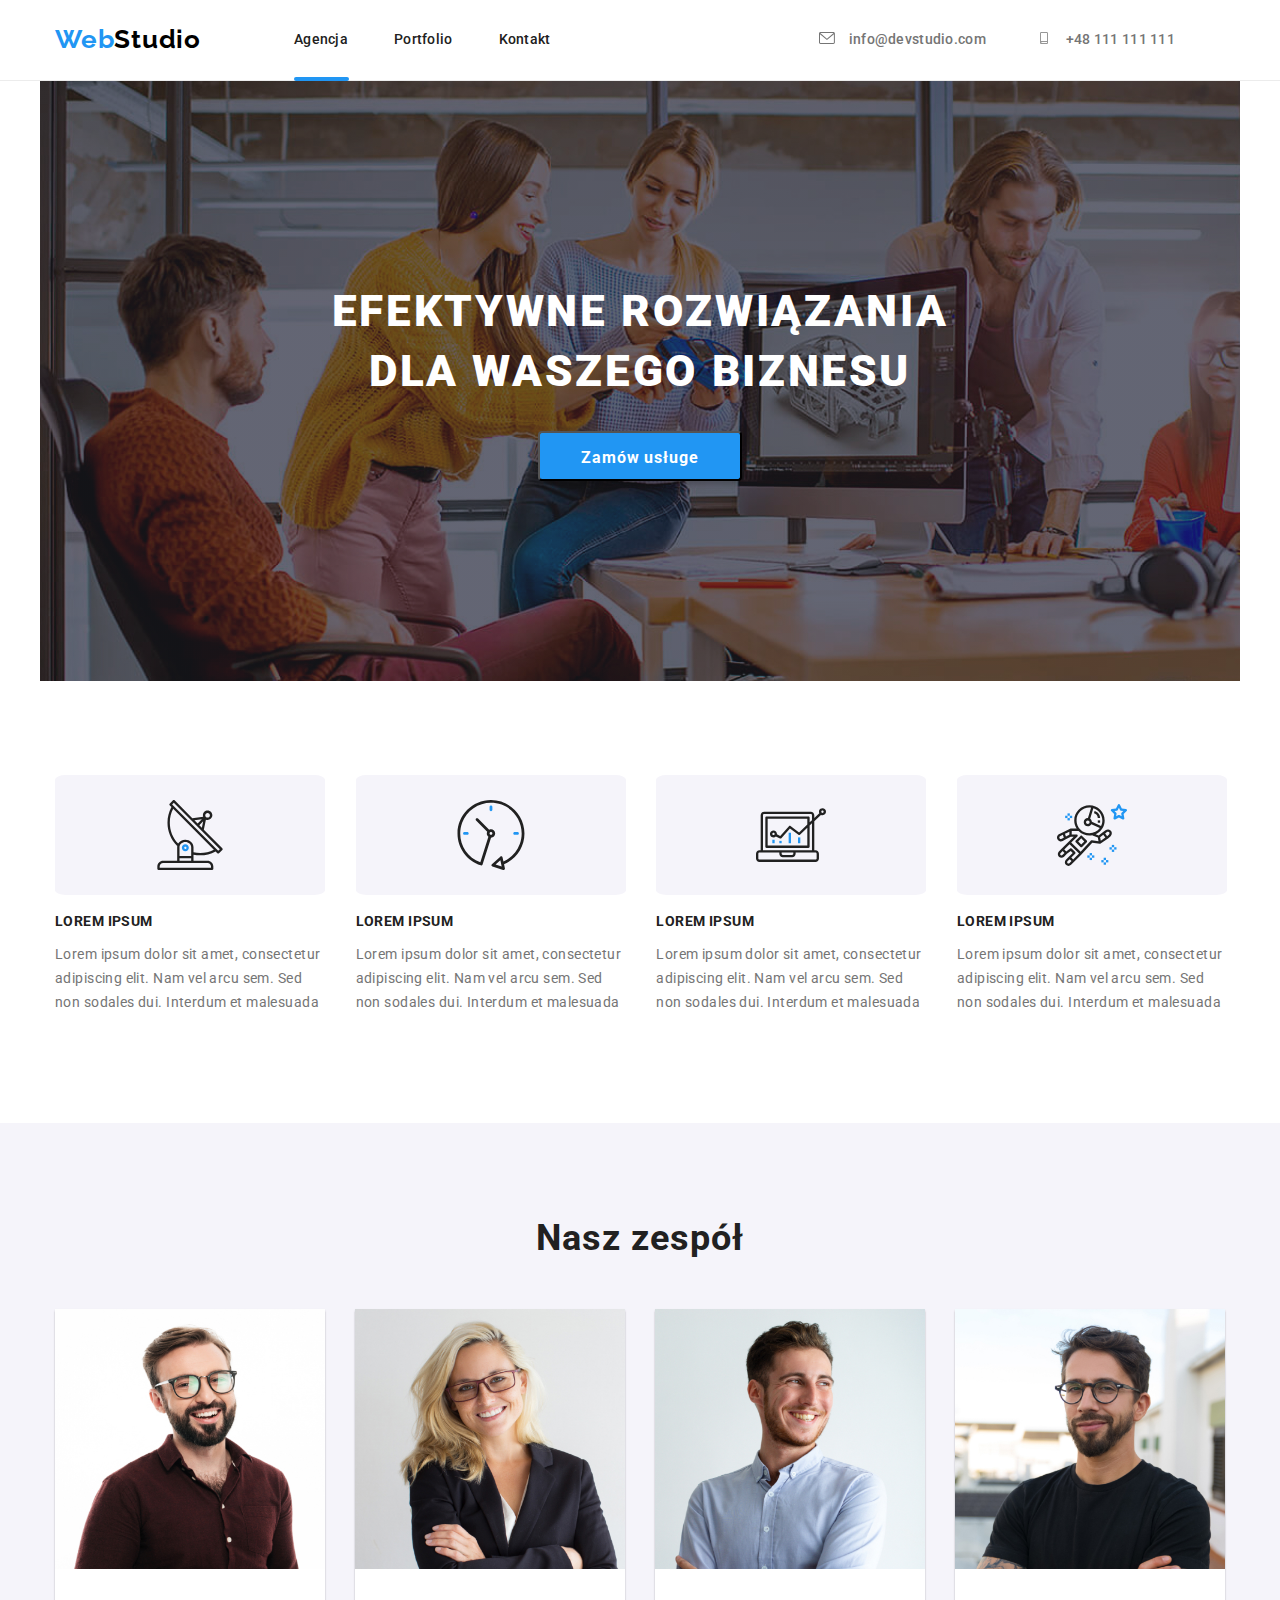
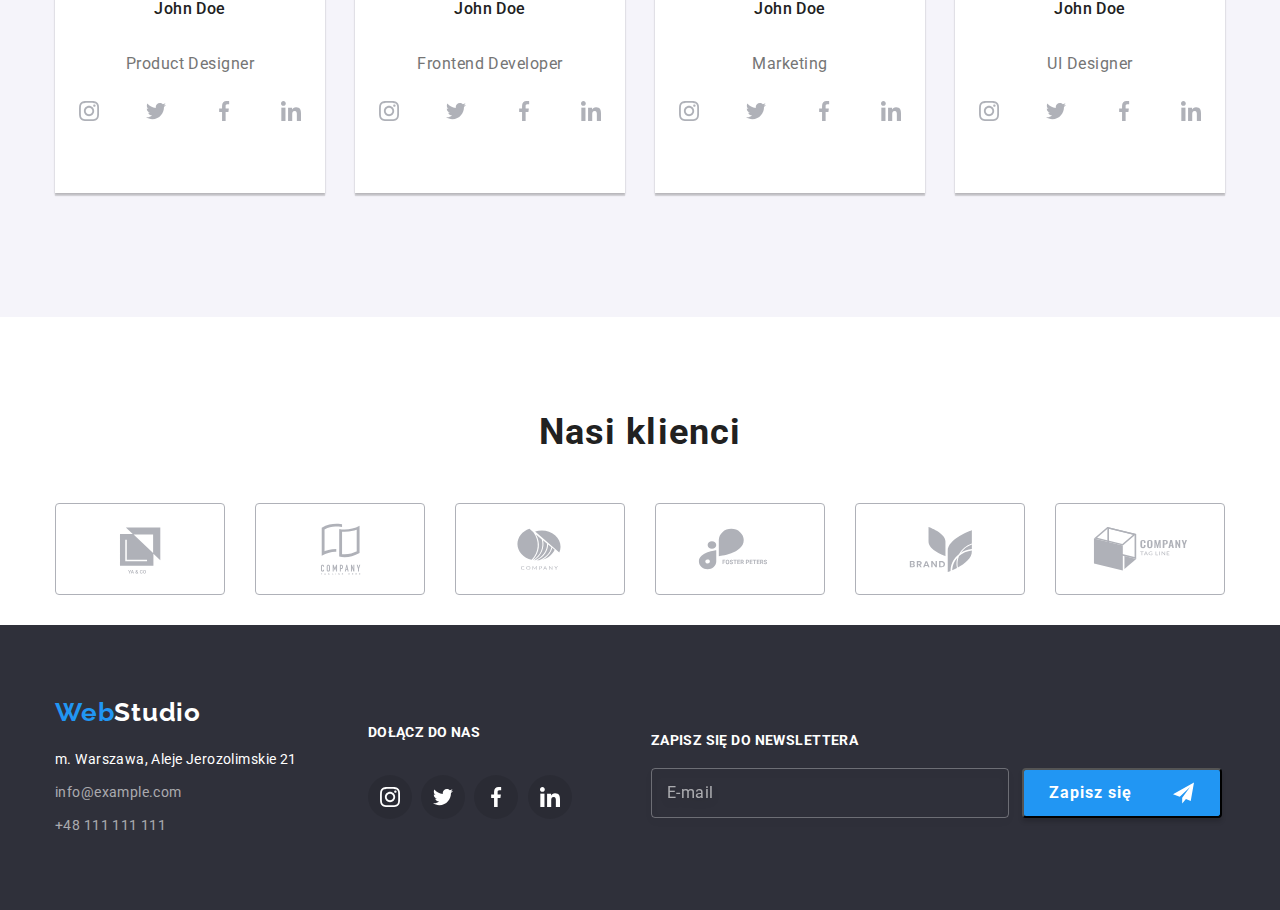
<file: index.html>
<!DOCTYPE html>
<html lang="pl">

<head>
    <meta charset="UTF-8">
    <meta http-equiv="X-UA-Compatible" content="IE=edge">
    <meta name="viewport" content="width=device-width, initial-scale=1.0">
    <link rel="stylesheet" href="https://cdnjs.cloudflare.com/ajax/libs/modern-normalize/1.0.0/modern-normalize.min.css" />
    <link rel="preconnect" href="https://fonts.gstatic.com">
    <link href="https://fonts.googleapis.com/css2?family=Raleway:wght@700&family=Roboto:wght@400;500;700;900&display=swap" rel="stylesheet">
    <link rel="stylesheet" href="./css/main.min.css">
    <link rel="stylesheet" href="https://cdnjs.cloudflare.com/ajax/libs/animate.css/4.1.1/animate.min.css" />
    <title>Studio</title>

</head>

<body>
    <header class="header">
        <div class="container">
            <a class="logo link" href="./index.html"><span class="logo-web">Web</span>Studio</a>
            <nav class="nav">
                <ul class="nav__list list">
                    <li class="nav__item"><a class="nav__link active-page link" href="./index.html">Agencja</a></li>
                    <li class="nav__item"><a class="nav__link link" href="./portfolio.html">Portfolio</a></li>
                    <li class="nav__item"><a class="nav__link link" href="#">Kontakt</a></li>
                </ul>
            </nav>
            <address class="address">
                <li class="link list icons">
                    <svg class="address-icons">
                        <use class="address-icon" href="./images/icons.svg#icon-envelope"></use>
                    </svg>
                    <a class="address-mail link" href="mailto:info@devstudio.com">info@devstudio.com</a>
                </li>
                <li class="link list icons">
                    <svg class="address-icons">
                        <use class="address-icon" href="./images/icons.svg#icon-smartphone"></use>
                    </svg>
                    <a class="address-phone link" href="tel:48111111111">+48 111 111 111</a>
                </li>
            </address>

        <button class="mobile-btn" type="button" data-mobile-menu-open>
          <svg class="icon-mobile-menu"
            width="24"
            height="16"
            viewBox="0 0 24 16"
           
            xmlns="http://www.w3.org/2000/svg"
          >
            <path
              fill-rule="evenodd"
              clip-rule="evenodd"
              d="M0 2.66667V0H24V2.66667H0ZM0 9.33333H24V6.66667H0V9.33333ZM0 16H24V13.3333H0V16Z"
           
            />
          </svg>
        </button></div>
        <div class="mobile-menu is-hidden" data-mobile-menu>
             <button type="button" class="close-btn" data-mobile-menu-close>
            <svg
              class="close-btn__icon"
              width="18"
              height="18"
              viewBox="0 0 11 11"
              xmlns="http://www.w3.org/2000/svg"
            >
              <path
                d="M11 1.10786L9.89214 0L5.5 4.39214L1.10786 0L0 1.10786L4.39214 5.5L0 9.89214L1.10786 11L5.5 6.60786L9.89214 11L11 9.89214L6.60786 5.5L11 1.10786Z"
              />
            </svg>
          </button>
            <ul class="menu-mobile list">
                <li class="menu-mobile__item">
                    <a class="menu-mobile__link menu-mobile__link--active" href="./index.html">Agencja</a>
                </li>
                <li class="menu-mobile__item">
                    <a class="menu-mobile__link link" href="./portfolio.html">Portfolio</a>
                </li>
                <li class="menu-mobile__item">
                    <a class="menu-mobile__link" href="#">Kontakt</a>
                </li>
            </ul>      
            <ul class="mobile-contacts list">
                <li class="mobile-contacts__item">
                    <a class="mobile-contacts__link mobile-contacts_link--current" href="tel:+48111111111">
                        +48 111 111 111</a>
                </li>
                <li class="mobile-contacts__item">
                    <a class="mobile-contacts__link" href="mailto:info@devstudio.com">
                        info@devstudio.com</a>
                </li>
            </ul>
            <ul class="mobile-social list">
                <li class="mobile-social__item">
                    <a href="" class="mobile-social__link">Instagram</a></li>
                <li class="mobile-social__item">
                    <a href="" class="mobile-social__link">Twitter</a></li>
                <li class="mobile-social__item">
                    <a href="" class="mobile-social__link">Facebook</a></li>
                <li class="mobile-social__item">
                    <a href="" class="mobile-social__link">LinkedIn</a></li>
            </ul>



        </div>
    </header> 

    <main>
        <!-- HEAD -->
        <section class="head">
            <div class="container">
                <h1 class="head__title">EFEKTYWNE ROZWIĄZANIA DLA WASZEGO BIZNESU</h1>
                <button class="head__order-btn" type="button" data-modal-open>Zamów usługe</button>
            </div>
        </section>

        <!-- NASZE ATUTY-->
     <section class="strengths"> 
            <div class="strengths__container container">
                <h2 class="strengths__title" hidden>nasze atuty</h2>
                <ul class="strengths-list list">
                    <li class="strengths-list__item">
                        <svg class="strengths-list__icon">
                            <use width="70px" href="./images/icons.svg#icon-antenna">
                            </use>
                        </svg>

                        <p class="strengths-list__undertitle">LOREM IPSUM</p>
                        <p class="strengths-list__description">Lorem ipsum dolor sit amet, consectetur adipiscing elit. Nam vel arcu sem. Sed non sodales dui. Interdum et malesuada</p>
                    </li>
                    <li class="strengths-list__item">
                        <svg class="strengths-list__icon">
                            <use width="70px" href="./images/icons.svg#icon-clock">
                            </use>
                        </svg>

                        <p class="strengths-list__undertitle">LOREM IPSUM</p>
                        <p class="strengths-list__description">Lorem ipsum dolor sit amet, consectetur adipiscing elit. Nam vel arcu sem. Sed non sodales dui. Interdum et malesuada</p>
                    </li>
                    <li class="strengths-list__item">
                        <svg class="strengths-list__icon">
                            <use width="70px" href="./images/icons.svg#icon-diagram">
                            </use>
                        </svg>

                        <p class="strengths-list__undertitle">LOREM IPSUM</p>
                        <p class="strengths-list__description">Lorem ipsum dolor sit amet, consectetur adipiscing elit. Nam vel arcu sem. Sed non sodales dui. Interdum et malesuada</p>
                    </li>
                    <li class="strengths-list__item">
                        <svg class="strengths-list__icon">
                            <use width="70px" href="./images/icons.svg#icon-astronaut">
                            </use>
                        </svg>

                        <p class="strengths-list__undertitle">LOREM IPSUM</p>
                        <p class="strengths-list__description">Lorem ipsum dolor sit amet, consectetur adipiscing elit. Nam vel arcu sem. Sed non sodales dui. Interdum et malesuada</p>
                    </li>
                </ul>
            </div>
        </section> 

        <!-- czym się zajmujemy-->
         <!-- <section class="whatwedo">
            <div class="container">
                <h2 class="undertitle">Czym się zajmujemy</h2>
                <ul class="whatwedo-list list">
                    <li class="whatwedo-list__item">
                        <div>
                            <img src="./images/what_we_do/whatwedo_img1.jpg" alt="programowanie na klawiaturze i tablecie" width="370" height="294">
                            <p class="whatwedo-list__description">
                                Aplikacje komputerowe</p>
                        </div>
                    </li>
                    <li class="whatwedo-list__item">
                        <div>
                            <img src="./images/what_we_do/whatwedo_img2.jpg" alt="laptop oraz telefon w rece" width="370" height="294">
                            <p class="whatwedo-list__description">Aplikacje mobilne</p>
                        </div>
                    </li>
                    <li class="whatwedo-list__item">
                        <div>
                            <img src="./images/what_we_do/whatwedo_img3.jpg" alt="tablet w rece" width="370" height="294">
                            <p class="whatwedo-list__description">Rozwiązania graficzne</p>
                        </div>
                    </li>
                </ul>
            </div>
        </section> --> 

        <!-- Nasz zespół-->
         <section class="team-section"> 
            <div class="container">
                <h2 class="undertitle">Nasz zespół</h2>
                <ul class="team-list list">
                    <div class="team">
                        <li class="team__item">
                            <img class="team__photo" src="./images/team/team_img1.jpg" srcset="./images/team/team_img1.jpg 1x, ./images/team/team_img1@2x.jpg 2x" alt="John Doe photo" width="810" height="780">
                            <h3 class="team__name">John Doe</h3>
                            <p class="team__profession"> Product Designer</p>
                            <ul class="social-lists list">
                                <li class="social-lists__item list">
                                    <a class="social-lists__link link" href="">
                                        <svg class="social-lists__icon">
                                            <use href="./images/icons.svg#icon-instagram"></use>
                                        </svg>
                                    </a>
                                </li>
                                <li class="social-lists__item list">
                                    <a class="social-lists__link link" href="">
                                        <svg class="social-lists__icon">
                                            <use href="./images/icons.svg#icon-twitter"></use>
                                        </svg>
                                    </a>
                                </li>
                                <li class="social-lists__item list">
                                    <a class="social-lists__link link" href="">
                                        <svg class="social-lists__icon">
                                            <use href="./images/icons.svg#icon-facebook"></use>
                                        </svg>
                                    </a>
                                </li>
                                <li class="social-lists__item list">
                                    <a class="social-lists__link link" href="">
                                        <svg class="social-lists__icon">
                                            <use href="./images/icons.svg#icon-linkedin"></use>
                                        </svg>
                                    </a>
                                </li>
                            </ul>
                        </li>
                    </div>
                    <div class="team">
                        <li class="team__item">
                            <img class="team__photo" src="./images/team/team_img2.jpg" srcset="./images/team/team_img2.jpg 1x, ./images/team/team_img2@2x.jpg 2x" alt="John Doe photo" width="810" height="780">
                            <h3 class="team__name">John Doe</h3>
                            <p class="team__profession"> Frontend Developer</p>
                            <ul class="social-lists list">
                                <li class="social-lists__item list">
                                    <a class="social-lists__link link" href="">
                                        <svg class="social-lists__icon">
                                            <use href="./images/icons.svg#icon-instagram"></use>
                                        </svg>
                                    </a>
                                </li>
                                <li class="social-lists__item list">
                                    <a class="social-lists__link link" href="">
                                        <svg class="social-lists__icon">
                                            <use href="./images/icons.svg#icon-twitter"></use>
                                        </svg>
                                    </a>
                                </li>
                                <li class="social-lists__item list">
                                    <a class="social-lists__link link" href="">
                                        <svg class="social-lists__icon">
                                            <use href="./images/icons.svg#icon-facebook"></use>
                                        </svg>
                                    </a>
                                </li>
                                <li class="social-lists__item list">
                                    <a class="social-lists__link link" href="">
                                        <svg class="social-lists__icon">
                                            <use href="./images/icons.svg#icon-linkedin"></use>
                                        </svg>
                                    </a>
                                </li>
                            </ul>
                        </li>
                    </div>
                    <div class="team">
                        <li class="team__item">
                            <img class="team__photo" src="./images/team/team_img3.jpg" srcset="./images/team/team_img3.jpg 1x, ./images/team/team_img3@2x.jpg 2x" alt="John Doe photo" width="810" height="780">
                            <h3 class="team__name">John Doe</h3>
                            <p class="team__profession"> Marketing</p>
                            <ul class="social-lists list">
                                <li class="social-lists__item list">
                                    <a class="social-lists__link link" href="">
                                        <svg class="social-lists__icon">
                                            <use href="./images/icons.svg#icon-instagram"></use>
                                        </svg>
                                    </a>
                                </li>
                                <li class="social-lists__item list">
                                    <a class="social-lists__link link" href="">
                                        <svg class="social-lists__icon">
                                            <use href="./images/icons.svg#icon-twitter"></use>
                                        </svg>
                                    </a>
                                </li>
                                <li class="social-lists__item list">
                                    <a class="social-lists__link link" href="">
                                        <svg class="social-lists__icon">
                                            <use href="./images/icons.svg#icon-facebook"></use>
                                        </svg>
                                    </a>
                                </li>
                                <li class="social-lists__item list">
                                    <a class="social-lists__link link" href="">
                                        <svg class="social-lists__icon">
                                            <use href="./images/icons.svg#icon-linkedin"></use>
                                        </svg>
                                    </a>
                                </li>
                            </ul>
                        </li>
                    </div>
                    <div class="team">
                        <li class="team__item">
                            <img class="team__photo" src="./images/team/team_img4.jpg" srcset="./images/team/team_img4.jpg 1x, ./images/team/team_img4@2x.jpg 2x" alt="John Doe photo" width="810" height="780">
                            <h3 class="team__name">John Doe</h3>
                            <p class="team__profession">UI Designer</p>
                            <ul class="social-lists list">
                                <li class="social-lists__item list">
                                    <a class="social-lists__link link" href="">
                                        <svg class="social-lists__icon">
                                            <use href="./images/icons.svg#icon-instagram"></use>
                                        </svg>
                                    </a>
                                </li>
                                <li class="social-lists__item list">
                                    <a class="social-lists__link link" href="">
                                        <svg class="social-lists__icon">
                                            <use href="./images/icons.svg#icon-twitter"></use>
                                        </svg>
                                    </a>
                                </li>
                                <li class="social-lists__item list">
                                    <a class="social-lists__link link" href="">
                                        <svg class="social-lists__icon">
                                            <use href="./images/icons.svg#icon-facebook"></use>
                                        </svg>
                                    </a>
                                </li>
                                <li class="social-lists__item list">
                                    <a class="social-lists__link link" href="">
                                        <svg class="social-lists__icon">
                                            <use href="./images/icons.svg#icon-linkedin"></use>
                                        </svg>
                                    </a>
                                </li>
                            </ul>
                        </li>
                    </div>
                </ul>
            </div>
        </section> 


         <section class="customers-section"> 

            <h2 class="undertitle">Nasi klienci</h2>
            <div class="container">
                <ul class="customers list">
                    <li class="customers-list">
                        <div class="customers-list__container">
                            <svg class="customers-list__logo">
                                <use href="./images/icons.svg#icon-Logo1" width="106px" height="60px"></use>
                            </svg>
                        </div>
                    </li>
                    <li class="customers-list">
                        <div class="customers-list__container">
                            <svg class="customers-list__logo">
                                <use href="./images/icons.svg#icon-Logo2" width="106px" height="60px"></use>
                            </svg>
                        </div>
                    </li>
                    <li class="customers-list">
                        <div class="customers-list__container">
                            <svg class="customers-list__logo">
                                <use href="./images/icons.svg#icon-Logo3" width="106px" height="60px"></use>
                            </svg>
                        </div>
                    </li>
                    <li class="customers-list">
                        <div class="customers-list__container">
                            <svg class="customers-list__logo">
                                <use href="./images/icons.svg#icon-Logo4" width="106px" height="60px">
                                </use>
                            </svg>
                        </div>
                    </li>
                    <li class="customers-list">
                        <div class="customers-list__container">
                            <svg class="customers-list__logo">
                                <use href="./images/icons.svg#icon-Logo5" width="106px" height="60px">
                                </use>
                            </svg>
                        </div>
                    </li>
                    <li class="customers-list">
                        <div class="customers-list__container">
                            <svg class="customers-list__logo">
                                <use href="./images/icons.svg#icon-Logo6" width="106px" height="60px">
                                </use>
                            </svg>
                        </div>
                    </li>
                </ul>
            </div>
        </section> 

    </main>
    <footer class="footer-section">
        <div class="container">
            <div class="address-side">
                <a class="logo link" href="./index.html"><span class="logo-web">Web</span>Studio</a>
                <address class="address-section">
                    <ul class="footer-address list">
                        <li class="footer-address__item">
                            <a class="footer-address__address link" href="https://goo.gl/maps/Gkz5HPdutgvKy6jB7" target="_blank">m. Warszawa,
                                Aleje Jerozolimskie 21</a></li>
                        <li class="footer-address__item"><a class="footer-address__mail link" href="mailto:info@example.com">info@example.com</a></li>
                        <li class="footer-address__item"><a class="footer-address__phone link" href="tel:48111111111">+48 111 111 111</a></li>
                    </ul>
                </address>
            </div>
            <div class="social-side">
                <p class="join">Dołącz do nas</p>
                <ul class="footer-social list">
                    <li class="footer-social__item list">
                        <a class="footer-social__link link" href="#">
                            <svg class="footer-social__icon">
                                <use href="./images/icons.svg#icon-instagram"></use>
                            </svg>
                        </a></li>
                    <li class="footer-social__item list">
                        <a class="footer-social__link link" href="#">
                            <svg class="footer-social__icon">
                                <use href="./images/icons.svg#icon-twitter"></use>
                            </svg>
                        </a></li>
                    <li class="footer-social__item list">
                        <a class="footer-social__link link" href="#">
                            <svg class="footer-social__icon">
                                <use href="./images/icons.svg#icon-facebook"></use>
                            </svg>
                        </a></li>
                    <li class="footer-social list">
                        <a class="footer-social__link link" href="#">
                            <svg class="footer-social__icon">
                                <use href="./images/icons.svg#icon-linkedin"></use>
                            </svg>
                        </a></li>
                </ul>
            </div>

            <div class="newsletter-side">
                <p class="newsletter">Zapisz się do newslettera</p>
                <div class="newsletter-list">
                    <li class="newsletter-list__item list">
                        <input type="email" name="email" class="newsletter-list__form" placeholder="E-mail" required></li>
                    <li class="newsletter-list__item list">
                        <button class="modal__btn" type="submit">Zapisz się
                            <svg class="newsletter-list__icon">
                                <use href="./images/icons.svg#icon-send"></use>
                            </svg>
                        </button>
                    </li>
                </div>
            </div>
        </div>
    </footer> 

    <div class="backdrop is-hidden" data-modal>
        <div class="modal-form">
            <button type="button" class="close-btn" data-modal-close>
                <svg class="closebtn">
                    <use href="./images/icons.svg#icon-closebtn"></use>
                </svg>
            </button>
            <form action="" method="post" class="modal">
                <h2 class="modal__title">Zostaw swoje dane w formularzu poniżej</h2>
                <label for="name" class="modal__label">Imie</label>
                <div class="modal__input-wrapper">
                    <input type="text" name="name" class="modal__input" required>
                    <svg class="modal__icon">
                        <use href="./images/icons.svg#icon-personform""></use>
                </svg>
                </div>
                <label for=" telefon" class="modal__label">Telefon</label>
                <div class="modal__input-wrapper">
                    <input type="tel" name="telefon" class="modal__input" required>
                    <svg class="modal__icon">
                                    <use href="./images/icons.svg#icon-phoneform""></use>
                </svg>
                </div>
                <label for=" email" class="modal__label">Email</label>
                <div class="modal__input-wrapper">
                    <input type="email" name="email" class="modal__input" required>
                    <svg class="modal__icon">
                                                <use href="./images/icons.svg#icon-emailform""></use>
                </svg>
                </div>
                <label for=" komentarz" class="modal__label">Komentarz</label>
                <textarea name="komentarz" id="textarea" cols="30" rows="10" class="modal__textarea" placeholder="Wprowadź tekst"></textarea>
                <div class="modal__checkbox-wrapper">
                    <div class="modal__disclaimer-wrapper">
                        <input type="checkbox" class="modal__checkbox visually-hidden" id="checkbox" required name="checkbox">
                        <label for="checkbox" class="policy-label">Oświadczam iż akceptuję <a href="#" class="modal-policy-link">Regulamin </a> i <a href="#" class="modal-policy-link">Politykę Prywatności.</a></label>
                    </div>
                    <button class="modal__btn" type="submit">Wyślij</button>
                </div>
            </form>
        </div>
    </div>

    </div>
    </div> 

    <script src="./js/modal.js"></script> 
    <script src="./js/mobile-menu.js"></script> 
</body>

</html>
</file>
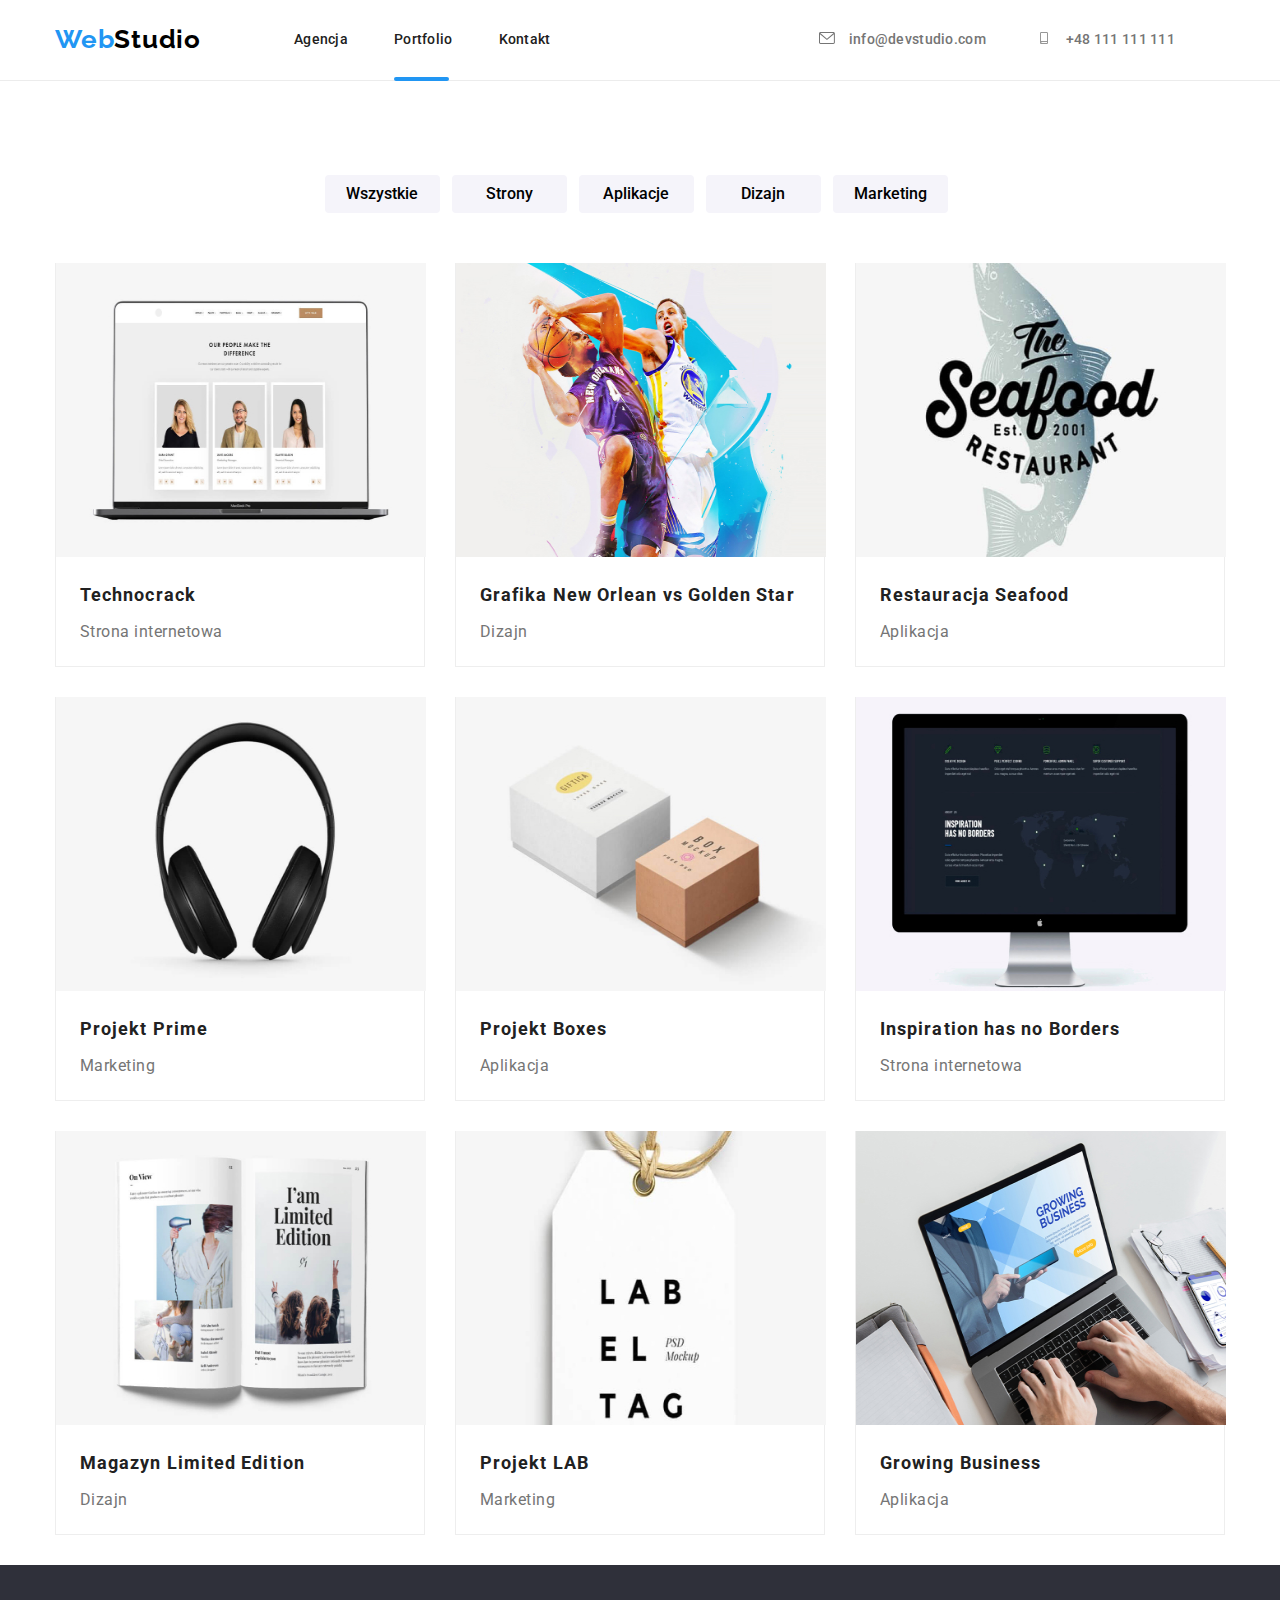
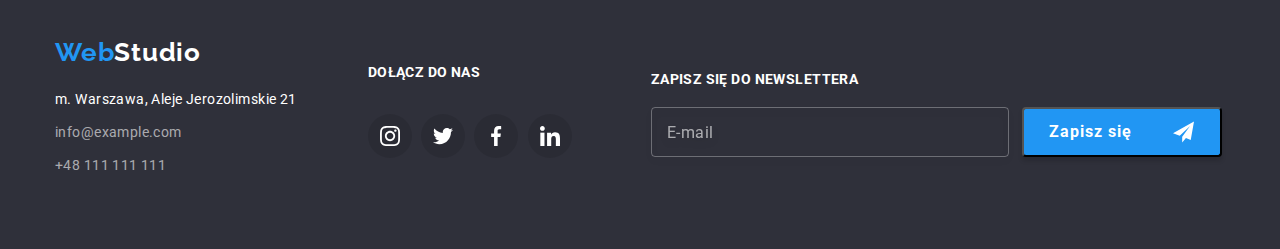
<file: portfolio.html>
<!DOCTYPE html>
<html lang="pl">

<head>
    <meta charset="UTF-8">
    <meta http-equiv="X-UA-Compatible" content="IE=edge">
    <meta name="viewport" content="width=device-width, initial-scale=1.0">
    <link rel="stylesheet" href="https://cdnjs.cloudflare.com/ajax/libs/modern-normalize/1.0.0/modern-normalize.min.css" />
    <link rel="preconnect" href="https://fonts.gstatic.com">
    <link href="https://fonts.googleapis.com/css2?family=Raleway:wght@700&family=Roboto:wght@400;500;700;900&display=swap" rel="stylesheet">
    <link rel="stylesheet" href="./css/main.min.css"> 
    <title>Portfolio</title>
</head>

<body>
    <header class="header">
        <div class="container">
            <a class="logo link" href="./index.html"><span class="logo-web">Web</span>Studio</a>
            <nav class="nav">
                <ul class="nav__list list">
                    <li class="nav__item"><a class="nav__link link" href="./index.html">Agencja</a></li>
                    <li class="nav__item"><a class="nav__link active-page link" href="./portfolio.html">Portfolio</a></li>
                    <li class="nav__item"><a class="nav__link link" href="#">Kontakt</a></li>
                </ul>
            </nav>
            <address class="address">
                <li class="link list icons">
                    <svg class="address-icons">
                        <use class="address-icon" href="./images/icons.svg#icon-envelope"></use>
                    </svg>
                    <a class="address-mail link" href="mailto:info@devstudio.com">info@devstudio.com</a>
                </li>
                <li class="link list icons">
                    <svg class="address-icons">
                        <use class="address-icon" href="./images/icons.svg#icon-smartphone"></use>
                    </svg>
                    <a class="address-phone link" href="tel:48111111111">+48 111 111 111</a>
                </li>
            </address>

            <button class="mobile-btn" type="button" data-mobile-menu-open>
          <svg class="icon-mobile-menu"
            width="24"
            height="16"
            viewBox="0 0 24 16"
           
            xmlns="http://www.w3.org/2000/svg"
          >
            <path
              fill-rule="evenodd"
              clip-rule="evenodd"
              d="M0 2.66667V0H24V2.66667H0ZM0 9.33333H24V6.66667H0V9.33333ZM0 16H24V13.3333H0V16Z"
           
            />
          </svg>
        </button></div>
        <div class="mobile-menu is-hidden" data-mobile-menu>
             <button type="button" class="close-btn" data-mobile-menu-close>
            <svg
              class="close-btn__icon"
              width="11"
              height="11"
              viewBox="0 0 11 11"
              xmlns="http://www.w3.org/2000/svg"
            >
              <path
                d="M11 1.10786L9.89214 0L5.5 4.39214L1.10786 0L0 1.10786L4.39214 5.5L0 9.89214L1.10786 11L5.5 6.60786L9.89214 11L11 9.89214L6.60786 5.5L11 1.10786Z"
              />
            </svg>
          </button>
            <ul class="menu-mobile list">
                <li class="menu-mobile__item">
                    <a class="menu-mobile__link menu-mobile__link--active" href="./index.html">Agencja</a>
                </li>
                <li class="menu-mobile__item">
                    <a class="menu-mobile__link link" href="./portfolio.html">Portfolio</a>
                </li>
                <li class="menu-mobile__item">
                    <a class="menu-mobile__link" href="#">Kontakt</a>
                </li>
            </ul>      
            <ul class="mobile-contacts list">
                <li class="mobile-contacts__item">
                    <a class="mobile-contacts__link mobile-contacts_link--current" href="tel:+48111111111">
                        +48 111 111 111</a>
                </li>
                <li class="mobile-contacts__item">
                    <a class="mobile-contacts__link" href="mailto:info@devstudio.com">
                        info@devstudio.com</a>
                </li>
            </ul>
            <ul class="mobile-social list">
                <li class="mobile-social__item">
                    <a href="" class="mobile-social__link">Instagram</a></li>
                <li class="mobile-social__item">
                    <a href="" class="mobile-social__link">Twitter</a></li>
                <li class="mobile-social__item">
                    <a href="" class="mobile-social__link">Facebook</a></li>
                <li class="mobile-social__item">
                    <a href="" class="mobile-social__link">LinkedIn</a></li>
            </ul>
        </div>
    </header> 
    <main>
        <section class="portfolio">
            <div class="container">
            <ul class="portfolio-filters list">
                <li class="portfolio-filters__item"><button class="portfolio-filters__btn"
                 type="button"> Wszystkie</button></li>
                <li class="portfolio-filters__item"><button class="portfolio-filters__btn"
                 type="button"> Strony</button></li>
                <li class="portfolio-filters__item"><button class="portfolio-filters__btn"
                 type="button">Aplikacje</button></li>
                <li class="portfolio-filters__item"><button class="portfolio-filters__btn"
                 type="button">Dizajn</button></li>
                <li class="portfolio-filters__item"><button class="portfolio-filters__btn"
                 type="button">Marketing</button></li>
            </ul>
            </div>
            </section>
        <section class="project-section">
            <div class="container">
            <ul class="project-list list">
                <li class="project">
                    <div class="project__box">
                    <div class="project__overlay">
                        <p class="project__text">
                        Technocrack jest popularną platformą wykorzystywaną do rozpowszechniania koronawirusa. Firmy wykorzystują tę platformę do celów szpiegowskich i ataków na niezabezpieczone serwery konkurencji
                        </p>
                    </div>
                    <img class="project__photo" src="./images/portfolio/portfolio-1.jpg" srcset="./images/portfolio/portfolio-1.jpg 1x, ./images/portfolio/portfolio-1@2x.jpg 2x" alt="laptop wyświetlający stronę internetową"width="370" height="294" >
                    </div>
                    <h2 class="project__title">Technocrack</h2>
                    <p class="project__type">Strona internetowa</p>
                </li>
                <li class="project">
                    <div class="project__box">
                        <div class="project__overlay">
                            <p class="project__text">
                                Technocrack jest popularną platformą wykorzystywaną do rozpowszechniania koronawirusa. Firmy wykorzystują tę platformę do celów szpiegowskich i ataków na
                                niezabezpieczone serwery konkurencji
                            </p>
                        </div>
                    <img class="project__photo" src="./images/portfolio/portfolio-2.jpg" srcset="./images/portfolio/portfolio-2.jpg 1x, ./images/portfolio/portfolio-2@2x.jpg 2x" alt="grafika dwóch koszykarzy" >
                    </div>
                    <h2 class="project__title">Grafika New Orlean vs Golden Star</h2>
                    <p class="project__type">Dizajn</p>
                </li>
                <li class="project">
                    <div class="project__box">
                        <div class="project__overlay">
                            <p class="project__text">
                                Technocrack jest popularną platformą wykorzystywaną do rozpowszechniania koronawirusa. Firmy wykorzystują tę platformę do celów szpiegowskich i ataków na
                                niezabezpieczone serwery konkurencji
                            </p>
                        </div>
                    <img class="project__photo" src="./images/portfolio/portfolio-3.jpg" srcset="./images/portfolio/portfolio-3.jpg 1x, ./images/portfolio/portfolio-3@2x.jpg 2x" alt="logo restauracji seafood" >
                    </div>
                    <h2 class="project__title">Restauracja Seafood</h2>
                    <p class="project__type">Aplikacja</p>
                </li>
                <li class="project">
                    <div class="project__box">
                        <div class="project__overlay">
                            <p class="project__text">
                                Technocrack jest popularną platformą wykorzystywaną do rozpowszechniania koronawirusa. Firmy wykorzystują tę platformę do celów szpiegowskich i ataków na
                                niezabezpieczone serwery konkurencji
                            </p>
                        </div>
                    <img class="project__photo" src="./images/portfolio/portfolio-4.jpg" srcset="./images/portfolio/portfolio-4.jpg 1x, ./images/portfolio/portfolio-4@2x.jpg 2x" alt="czarne słuchawki" >
                    </div>
                    <h2 class="project__title">Projekt Prime</h2>
                    <p class="project__type">Marketing</p>
                </li>
                <li class="project">
                    <div class="project__box">
                        <div class="project__overlay">
                            <p class="project__text">
                                Technocrack jest popularną platformą wykorzystywaną do rozpowszechniania koronawirusa. Firmy wykorzystują tę platformę do celów szpiegowskich i ataków na
                                niezabezpieczone serwery konkurencji
                            </p>
                        </div>
                    <img class="project__photo" src="./images/portfolio/portfolio-5.jpg" srcset="./images/portfolio/portfolio-5.jpg 1x, ./images/portfolio/portfolio-5@2x.jpg 2x" alt="dwa puedełka" width="370" height="294">
                    </div>
                    <h2 class="project__title">Projekt Boxes</h2>
                    <p class="project__type">Aplikacja</p>
                </li>
                <li class="project">
                    <div class="project__box">
                        <div class="project__overlay">
                            <p class="project__text">
                                Technocrack jest popularną platformą wykorzystywaną do rozpowszechniania koronawirusa. Firmy wykorzystują tę platformę do celów szpiegowskich i ataków na
                                niezabezpieczone serwery konkurencji
                            </p>
                        </div>
                    <img class="project__photo" src="./images/portfolio/portfolio-6.jpg" srcset="./images/portfolio/portfolio-6.jpg 1x, ./images/portfolio/portfolio-6@2x.jpg 2x" alt="monitor" width="370" height="294">
                    </div>
                    <h2 class="project__title">Inspiration has no Borders</h2>
                    <p class="project__type">Strona internetowa</p>
                </li>
                <li class="project">
                    <div class="project__box">
                        <div class="project__overlay">
                            <p class="project__text">
                                Technocrack jest popularną platformą wykorzystywaną do rozpowszechniania koronawirusa. Firmy wykorzystują tę platformę do celów szpiegowskich i ataków na
                                niezabezpieczone serwery konkurencji
                            </p>
                        </div>
                    <img class="project__photo" src="./images/portfolio/portfolio-7.jpg" srcset="./images/portfolio/portfolio-7.jpg 1x, ./images/portfolio/portfolio-7@2x.jpg 2x" alt="magazyn limited edition" width="370" height="294"></div>
                    <h2 class="project__title">Magazyn Limited Edition</h2>
                    <p class="project__type">Dizajn</p>
                </li>
                <li class="project">
                    <div class="project__box">
                        <div class="project__overlay">
                            <p class="project__text">
                                Technocrack jest popularną platformą wykorzystywaną do rozpowszechniania koronawirusa. Firmy wykorzystują tę platformę do celów szpiegowskich i ataków na
                                niezabezpieczone serwery konkurencji
                            </p>
                        </div>
                    <img class="project__photo" src="./images/portfolio/portfolio-8.jpg" srcset="./images/portfolio/portfolio-8.jpg 1x, ./images/portfolio/portfolio-8@2x.jpg 2x" alt="zdjęcie tagu projektu LAB" width="370" height="294"></div>
                    <h2 class="project__title">Projekt LAB</h2>
                    <p class="project__type">Marketing</p>
                </li>
                <li class="project">
                    <div class="project__box">
                        <div class="project__overlay">
                            <p class="project__text">
                                Technocrack jest popularną platformą wykorzystywaną do rozpowszechniania koronawirusa. Firmy wykorzystują tę platformę do celów szpiegowskich i ataków na
                                niezabezpieczone serwery konkurencji
                            </p>
                        </div>
                    <img class="project__photo" src="./images/portfolio/portfolio-9.jpg" srcset="./images/portfolio/portfolio-9.jpg 1x, ./images/portfolio/portfolio-9@2x.jpg 2x" alt="pisanie na laptopie" width="370" height="294"></div>
                    <h2 class="project__title">Growing Business</h2>
                    <p class="project__type">Aplikacja</p>
                </li>
            </ul>
            </div>
        </section>
    </main>
        <footer class="footer-section">
        <div class="container">
            <div class="address-side">
                <a class="logo link" href="./index.html"><span class="logo-web">Web</span>Studio</a>
                <address class="address-section">
                    <ul class="footer-address list">
                        <li class="footer-address__item">
                            <a class="footer-address__address link" href="https://goo.gl/maps/Gkz5HPdutgvKy6jB7" target="_blank">m. Warszawa,
                                Aleje Jerozolimskie 21</a></li>
                        <li class="footer-address__item"><a class="footer-address__mail link" href="mailto:info@example.com">info@example.com</a></li>
                        <li class="footer-address__item"><a class="footer-address__phone link" href="tel:48111111111">+48 111 111 111</a></li>
                    </ul>
                </address>
            </div>
            <div class="social-side">
                <p class="join">Dołącz do nas</p>
                <ul class="footer-social list">
                    <li class="footer-social__item list">
                        <a class="footer-social__link link" href="#">
                            <svg class="footer-social__icon">
                                <use href="./images/icons.svg#icon-instagram"></use>
                            </svg>
                        </a></li>
                    <li class="footer-social__item list">
                        <a class="footer-social__link link" href="#">
                            <svg class="footer-social__icon">
                                <use href="./images/icons.svg#icon-twitter"></use>
                            </svg>
                        </a></li>
                    <li class="footer-social__item list">
                        <a class="footer-social__link link" href="#">
                            <svg class="footer-social__icon">
                                <use href="./images/icons.svg#icon-facebook"></use>
                            </svg>
                        </a></li>
                    <li class="footer-social list">
                        <a class="footer-social__link link" href="#">
                            <svg class="footer-social__icon">
                                <use href="./images/icons.svg#icon-linkedin"></use>
                            </svg>
                        </a></li>
                </ul>
            </div>

            <div class="newsletter-side">
                <p class="newsletter">Zapisz się do newslettera</p>
                <ul class="newsletter-list">
                    <li class="newsletter-list__item list">
                        <input type="email" name="email" class="newsletter-list__form" placeholder="E-mail" required></li>
                    <li class="newsletter-list__item list">
                        <button class="modal__btn" type="submit">Zapisz się
                            <svg class="newsletter-list__icon">
                                <use href="./images/icons.svg#icon-send"></use>
                            </svg>
                        </button>
                    </li>
                </ul>
            </div>
        </div>
    </footer>
    </body>
        <script src="./js/mobile-menu.js"></script>  
        </html>
</file>
<file: css/main.min.css>
.visually-hidden{position:absolute !important;clip:rect(1px 1px 1px 1px);clip:rect(1px, 1px, 1px, 1px);padding:0 !important;border:0 !important;height:1px !important;width:1px !important;overflow:hidden}:root{--main-color: #2196f3;--main-font: "Roboto", sans-serif;--secondary-font: "Raleway", sans-serif}body{font-family:var(--main-font);color:#212121}h1,h2,h3,h4,h5,h6{margin:0}ul,ol{margin:0;padding:0}p{padding:0}img{display:block}.list{list-style:none}.link{text-decoration:none}.container{width:100%;align-items:center;margin:0 auto;padding:0 15px}.head .container{background-image:linear-gradient(rgba(47,48,58,0.4), rgba(47,48,58,0.4)),url(../images/header/header-mobile.jpg);background-repeat:no-repeat;background-size:cover;background-color:#2f303a;height:400px;flex-direction:column;justify-content:center;display:flex;width:auto}.header .container{display:flex;padding-top:24px;padding-bottom:25px}@media screen and (min-width: 320px){.container{max-width:480px;margin:0 auto;padding:0 15px}.head .container{background-image:linear-gradient(rgba(47,48,58,0.4), rgba(47,48,58,0.4)),url(../images/header/header-mobile.jpg);background-repeat:no-repeat;background-size:cover;background-size:480px 400px}}@media screen and (min-device-pixel-ratio: 2) and (min-width: 320px), (min-resolution: 192dpi) and (min-width: 320px), (min-resolution: 2dppx) and (min-width: 320px){.head .container{background-image:linear-gradient(rgba(47,48,58,0.4), rgba(47,48,58,0.4)),url(../images/header/header-mobile@2x.jpg)}}@media screen and (min-width: 768px) and (max-width: 1199px){.container{max-width:768px;margin:0 auto;padding:0 15px}.head .container{background-image:linear-gradient(rgba(47,48,58,0.4), rgba(47,48,58,0.4)),url(../images/header/header-tablet.jpg);background-repeat:no-repeat;background-size:cover;background-size:768px 400px}.header .container .logo-web{padding-left:15px}.header .container .logo{margin-right:40px;font-size:24px}.header .container .address{flex-wrap:wrap;font-size:12px;padding-left:80px}.nav__list{font-size:14px}}@media screen and (min-device-pixel-ratio: 2) and (min-width: 768px), (min-resolution: 192dpi) and (min-width: 768px), (min-resolution: 2dppx) and (min-width: 768px){.head .container{background-image:linear-gradient(rgba(47,48,58,0.4), rgba(47,48,58,0.4)),url(../images/header/header-tablet@2x.jpg)}}@media screen and (min-width: 1200px){.container{max-width:1200px;margin:0 auto;padding:0 15px}.head .container{background-image:linear-gradient(rgba(47,48,58,0.4), rgba(47,48,58,0.4)),url(../images/header/header-deskop.jpg);background-repeat:no-repeat;background-size:cover;background-size:1600px 600px;height:600px}}@media screen and (min-device-pixel-ratio: 2) and (min-width: 1200px), (min-resolution: 192dpi) and (min-width: 1200px), (min-resolution: 2dppx) and (min-width: 1200px){.head .container{background-image:linear-gradient(rgba(47,48,58,0.4), rgba(47,48,58,0.4)),url(../images/header/header-deskop@2x.jpg)}}.logo{font-family:var(--secondary-font);font-style:normal;font-weight:700;font-size:26px;line-height:1.192;letter-spacing:0.03em;color:#000000;margin-right:93px}.logo-web{color:#2196f3}.head__order-btn{background:var(--main-color);box-shadow:0px 4px 4px rgba(0,0,0,0.15);border-radius:4px;cursor:pointer;font-family:"roboto";font-weight:700;font-size:16px;line-height:1.875;text-align:center;letter-spacing:0.06em;color:#ffffff;height:50px;padding:10px 41px}.nav__list{display:flex;align-items:center}.nav__item:not(:last-child){margin-right:46px}.nav__item .active-page::after{content:"";position:absolute;height:4px;width:55px;border-radius:2px;background-color:var(--main-color);top:77px;display:flex}.nav__link{font-weight:500;font-size:14px;line-height:1.143;letter-spacing:0.02em;transition-property:color;transition-timing-function:cubic-bezier(0.4, 0, 0.2, 1);transition-duration:250ms;color:#212121}.nav__link:hover,.nav__link:focus{color:var(--main-color);transition:all 250ms cubic-bezier(0.4, 0, 0.2, 1)}.social-lists{display:flex;align-items:center;justify-content:space-around}.social-lists__icon{width:20px;height:20px}.social-lists__link{width:44px;height:44px;background-color:#fff;display:flex;border-radius:50%;align-items:center;justify-content:center;margin-bottom:30px;fill:#afb1b8;transition-property:fill, background-color;transition-timing-function:cubic-bezier(0.4, 0, 0.2, 1);transition-duration:250ms}.social-lists__link:hover,.social-lists__link:focus{background-color:var(--main-color);fill:#fff;transition:all 250ms cubic-bezier(0.4, 0, 0.2, 1)}.undertitle{font-weight:700;font-size:36px;line-height:1.167;text-align:center;letter-spacing:0.03em}.team-section .undertitle{padding-bottom:50px;padding-top:94px}.whatwedo .undertitle{padding-bottom:50px}.customers-section .undertitle{padding-top:94px;padding-bottom:50px}.backdrop{position:fixed;left:0;top:0;width:100%;height:100%;background-color:rgba(0,0,0,0.2);transition:opacity 2000ms cubic-bezier(0.165, 0.84, 0.44, 1),visibility 1000ms cubic-bezier(0.175, 0.885, 0.32, 1.275)}.modal-form{position:absolute;top:50%;left:50%;transform:translate(-50%, -50%);background-color:#fff;width:450px;min-height:609px;border-radius:4px;padding:40px}.modal{display:flex;justify-content:center;align-items:flex-start;flex-direction:column}.modal__title{font-weight:700;font-size:20px;line-height:1.15;text-align:center;letter-spacing:0.03em;color:#212121;margin-bottom:12px;width:100%}.modal__label{font-size:12px;line-height:1.167;letter-spacing:0.01em;color:#757575;margin-bottom:4px}.modal__input-wrapper{position:relative;width:100%;margin-bottom:10px}.modal__input{border:1px solid rgba(33,33,33,0.2);box-sizing:border-box;border-radius:4px;width:100%;padding-bottom:10px;padding-left:30px;padding-top:10px;height:40px}.modal__input:focus{border-color:var(--main-color);outline:none;transition:all 250ms cubic-bezier(0.4, 0, 0.2, 1)}.modal__input:focus+.modal__icon{outline:none;fill:var(--main-color);transition:all 250ms cubic-bezier(0.4, 0, 0.2, 1)}.modal__icon{width:18px;height:18px;background:transparent;position:absolute;top:50%;left:3%;transform:translateY(-50%)}.modal__textarea{border:1px solid rgba(33,33,33,0.2);box-sizing:border-box;border-radius:4px;width:100%;margin-bottom:20px;height:120px;padding:12px 16px}.modal__textarea::placeholder{font-size:12px;line-height:1.167;letter-spacing:0.01em;color:rgba(117,117,117,0.5)}.modal__textarea:focus{border-color:var(--main-color);outline:none;transition:all 250ms cubic-bezier(0.4, 0, 0.2, 1)}.modal__checkbox-wrapper{display:flex;justify-content:center;align-items:center;flex-direction:column;margin:0 auto}.modal__disclaimer-wrapper{display:flex;justify-content:center;align-items:center;margin-bottom:30px}.modal__checkbox{margin-right:8px}.modal__checkbox:checked+.policy-label::before{background-color:var(--main-color);border:none;background-image:url(../images/check.svg)}.modal__btn{width:200px;height:50px;left:700px;top:712px;background-color:var(--main-color);box-shadow:0px 4px 4px rgba(0,0,0,0.15);border-radius:4px;color:#fff}.policy-label{font-size:14px;line-height:1.714;letter-spacing:0.03em;color:#757575;margin-bottom:4px}.policy-label::before{display:inline-block;content:"";border:2px solid #000;width:16px;height:16px;margin-right:10px;border-radius:2px;transition:all 250ms cubic-bezier(0.4, 0, 0.2, 1)}.close-btn{position:absolute;top:8px;right:8px;width:30px;height:30px;background-color:transparent;border:1px solid rgba(0,0,0,0.1);border-radius:50%;cursor:pointer;align-items:center;justify-content:center;display:flex}.closebtn{width:18px;height:18px}.is-hidden{opacity:0;visibility:hidden;pointer-events:none}@media screen and (min-width: 1200px){.modal-form{position:absolute;top:50%;left:50%;transform:translate(-50%, -50%);background-color:#fff;width:528px;min-height:581px;border-radius:4px;padding:40px}}.mobile-menu{position:fixed;top:0;left:0;bottom:0;width:100vw;height:796px;background-color:#fff;border-radius:4px;padding-left:40px;padding-bottom:100px;transition:opacity 3000ms cubic-bezier(0.165, 0.84, 0.44, 1),visibility 3000ms cubic-bezier(0.175, 0.885, 0.32, 1.275);z-index:2}.header{border-bottom:1px solid #ececec}.header .address{margin-left:auto;display:flex}.header .address a{margin-right:50px;padding-left:10px}.header .nav{display:flex}.address-mail{font-weight:500;font-size:14px;line-height:1.143;letter-spacing:0.02em;transition-property:color;transition-timing-function:cubic-bezier(0.4, 0, 0.2, 1);transition-duration:250ms;font-style:normal;color:#757575}.address-mail:hover,.address-mail:focus{color:var(--main-color);transition:all 250ms cubic-bezier(0.4, 0, 0.2, 1)}.address-phone{font-weight:500;font-size:14px;line-height:1.143;letter-spacing:0.02em;transition-property:color;transition-timing-function:cubic-bezier(0.4, 0, 0.2, 1);transition-duration:250ms;font-style:normal;color:#757575}.address-phone:hover,.address-phone:focus{color:var(--main-color);transition:all 250ms cubic-bezier(0.4, 0, 0.2, 1)}.address-icons{width:16px;height:12px}.icons{fill:#757575;transition-property:fill;transition-timing-function:cubic-bezier(0.4, 0, 0.2, 1);transition-duration:250ms}.icons:hover{fill:var(--main-color);transition:all 250ms cubic-bezier(0.4, 0, 0.2, 1)}.head__title{font-weight:900;font-size:26px;line-height:1.615;text-align:center;letter-spacing:0.06em;text-transform:uppercase;color:#FFFFFF;padding-bottom:30px}@media screen and (min-width: 320px) and (max-width: 767px){.head__title{padding-left:42px;padding-right:42px}}@media screen and (min-width: 768px) and (max-width: 1199px){.head__title{padding-left:186px;padding-right:186px}}@media screen and (min-width: 1200px){.head__title{font-weight:900;font-size:44px;line-height:1.364;text-align:center;letter-spacing:0.06em;text-transform:uppercase;color:#ffffff;width:696px;height:120px;margin:0 auto 30px auto}}.strengths__container .strengths-list{padding-top:60px;padding-bottom:60px;margin:0}.strengths-list__undertitle{font-weight:700;font-size:14px;line-height:1.143;letter-spacing:0.03em;text-transform:uppercase}.strengths-list__description{font-size:14px;line-height:1.714;letter-spacing:0.03em;color:#757575}.strengths-list__icon{box-sizing:border-box;width:450px;height:120px;background-color:#f5f4fa;border-radius:4%;padding:25px 192px}.strengths-list__item{display:inline-block;width:450px;min-height:101px;margin-left:0;margin-right:0}@media screen and (min-width: 768px) and (max-width: 1199px){.strengths-list__icon{width:354px;padding:25px 142px}.strengths__container .strengths-list{display:flex;flex-wrap:wrap;justify-content:space-between}.strengths-list__description{width:354px}.strengths-list__item{width:354px}}@media screen and (min-width: 1200px){.strengths__container .strengths-list{display:flex;justify-content:space-between;padding-top:94px;padding-bottom:94px}.strengths-list__item{display:inline-block;width:268px;min-height:101px;margin-left:0;margin-right:0}.strengths-list__undertitle{font-weight:700;font-size:14px;line-height:1.143;letter-spacing:0.03em;text-transform:uppercase}.strengths-list__description{font-size:14px;line-height:1.714;letter-spacing:0.03em;color:#757575}.strengths-list__icon{box-sizing:border-box;width:270px;height:120px;background-color:#f5f4fa;border-radius:4%;padding:25px 100px}}.whatwedo-list{display:flex;justify-content:space-between;padding-bottom:94px}.whatwedo-list__description{width:370px;height:70px;background-color:#2f303a;opacity:80%;color:#fff;text-transform:uppercase;text-align:center;display:flex;align-items:center;justify-content:center;margin-top:-70px}.team-section{background:#f5f4fa}.team-list{display:flex;flex-wrap:wrap;justify-content:space-between;align-items:center;padding-bottom:94px}.team{width:450px;min-height:622px;box-shadow:0 2px 2px 0 rgba(0,0,0,0.12),0 1px 2px 0 rgba(0,0,0,0.08),0 3px 1px 0 rgba(0,0,0,0.1);background-color:#ffffff;margin-bottom:30px}.team__photo{width:450px;height:460px}.team__name{font-weight:500;padding-top:30px;padding-bottom:10px}.team__profession{color:#757575;padding-bottom:16px;padding-top:10px;margin-bottom:0}.team__name,.team__profession{font-size:16px;line-height:1.188;text-align:center;letter-spacing:0.03em}.team__item{margin-bottom:30px}@media screen and (min-width: 320px) and (max-width: 767px){.social-lists{padding:0px 102px}}@media screen and (min-width: 768px) and (max-width: 1199px){.team{width:354px;min-height:536px}.team__photo{width:354px;height:374px}.social-lists{padding:0px 102px}}@media screen and (min-width: 1200px){.team-section{background:#f5f4fa}.team-list{display:flex;justify-content:space-between;padding-bottom:94px}.team{width:270px;min-height:368px;box-shadow:0 2px 2px 0 rgba(0,0,0,0.12),0 1px 2px 0 rgba(0,0,0,0.08),0 3px 1px 0 rgba(0,0,0,0.1);background-color:#ffffff}.team__photo{width:270px;height:260px}.team__name{font-weight:500;padding-top:30px;padding-bottom:10px}.team__profession{color:#757575;padding-bottom:16px;padding-top:10px;margin-bottom:0}.team__name,.team__profession{font-size:16px;line-height:1.188;text-align:center;letter-spacing:0.03em}}.customers{display:flex;flex-wrap:wrap;align-items:center;justify-content:space-between}.customers-list{width:210px;height:92px;margin-bottom:30px}.customers-list__container{align-content:center;justify-content:center;display:flex}.customers-list__logo{width:210px;height:92px;fill:#afb1b8;cursor:pointer;border:1px solid #afb1b8;border-radius:4px;padding:16px 32px;transition-property:fill, border;transition-timing-function:cubic-bezier(0.4, 0, 0.2, 1);transition-duration:250ms}.customers-list__logo:hover{fill:var(--main-color);border:1px solid var(--main-color);transition:all 250ms cubic-bezier(0.4, 0, 0.2, 1)}@media screen and (min-width: 320px) and (max-width: 767px){.customers-list__logo{padding-left:52px}}@media screen and (min-width: 768px) and (max-width: 1199px){.customers-list{width:226px}.customers-list__logo{width:226px;padding-left:60px}}@media screen and (min-width: 1200px){.customers{display:flex;align-items:center;justify-content:space-between}.customers-list{width:170px;height:92px}.customers-list__container{align-content:center;justify-content:center;display:flex}.customers-list__logo{width:170px;height:92px;fill:#afb1b8;cursor:pointer;border:1px solid #afb1b8;border-radius:4px;padding:16px 32px;transition-property:fill, border;transition-timing-function:cubic-bezier(0.4, 0, 0.2, 1);transition-duration:250ms}.customers-list__logo:hover{fill:var(--main-color);border:1px solid var(--main-color);transition:all 250ms cubic-bezier(0.4, 0, 0.2, 1)}}.address-section{padding-top:20px}.footer-address__item:not(:last-child){padding-bottom:9px}.footer-address__address,.footer-address__mail,.footer-address__phone{font-style:normal;font-weight:normal;font-size:14px;line-height:1.714;letter-spacing:0.03em}.footer-address__address{color:#ffffff;transition-property:color;transition-timing-function:cubic-bezier(0.4, 0, 0.2, 1);transition-duration:250ms}.footer-address__mail,.footer-address__phone{color:rgba(255,255,255,0.6);transition-property:color;transition-timing-function:cubic-bezier(0.4, 0, 0.2, 1);transition-duration:250ms}.footer-address__address:focus,.footer-address__address:hover,.footer-address__mail:focus,.footer-address__mail:hover,.footer-address__phone:focus,.footer-address__phone:hover{color:var(--main-color);transition:all 250ms cubic-bezier(0.4, 0, 0.2, 1)}.address-side>.logo{color:#fff}.social-side{width:206px;border:1px solid #2f303a;margin-left:70px;margin-top:12px}.join{font-size:14px;text-transform:uppercase;color:#fff;line-height:1.172;letter-spacing:0.03em;font-weight:700;padding:12px 0 20px 0}.footer-social{display:flex;align-items:center;justify-content:space-between}.footer-social__link{width:44px;height:44px;background-color:rgba(0,0,0,0.1);display:flex;border-radius:50%;align-items:center;justify-content:center;margin-bottom:30px;fill:#fff;transition-property:fill, background-color;transition-timing-function:cubic-bezier(0.4, 0, 0.2, 1);transition-duration:250ms}.footer-social__link:hover,.footer-social__link:focus{background-color:var(--main-color);fill:#fff;transition:all 250ms cubic-bezier(0.4, 0, 0.2, 1)}.footer-social__icon{width:20px;height:20px}.newsletter{font-weight:700;font-size:14px;line-height:1.143;letter-spacing:0.03em;text-transform:uppercase;color:#ffffff;margin-bottom:20px}.newsletter-list__item>.modal__btn{font-weight:700;font-size:16px;line-height:1.875;display:flex;align-items:center;text-align:center;letter-spacing:0.06em;color:#ffffff;justify-content:space-around;align-content:center;margin-left:13px}.newsletter-list{display:flex}.newsletter-list__form{border:1px solid rgba(255,255,255,0.3);box-sizing:border-box;filter:drop-shadow(0px 4px 4px rgba(0,0,0,0.15));border-radius:4px;width:358px;height:50px;background-color:transparent;padding:15px 15px}.newsletter-list__form::placeholder{font-size:16px;line-height:1.25;display:flex;align-items:center;letter-spacing:0.03em;color:rgba(255,255,255,0.6);font-weight:400}.newsletter-list__icon{width:24px;height:24px;padding-left:3px}@media screen and (min-width: 320px) and (max-width: 767px){.newsletter-list{display:flex;flex-direction:column}.newsletter-list__item>.modal__btn{margin-left:135px;margin-top:20px}.newsletter-list__form{width:450px}}@media screen and (min-width: 768px) and (max-width: 1199px){.newsletter-list{display:flex;flex-direction:column}.newsletter-list__item>.modal__btn{margin-left:290px;margin-top:20px}}@media screen and (min-width: 1200px){.newsletter-side{margin-left:78px}.newsletter{font-weight:700;font-size:14px;line-height:1.143;letter-spacing:0.03em;text-transform:uppercase;color:#ffffff;margin-bottom:20px}.newsletter-list{display:flex}.newsletter-list__form{border:1px solid rgba(255,255,255,0.3);box-sizing:border-box;filter:drop-shadow(0px 4px 4px rgba(0,0,0,0.15));border-radius:4px;width:358px;height:50px;background-color:transparent;padding:15px 15px}.newsletter-list__form::placeholder{font-size:16px;line-height:1.25;display:flex;align-items:center;letter-spacing:0.03em;color:rgba(255,255,255,0.6);font-weight:400}.newsletter-list__icon{width:24px;height:24px;padding-left:3px}.newsletter-list__item>.modal__btn{font-weight:700;font-size:16px;line-height:1.875;display:flex;align-items:center;text-align:center;letter-spacing:0.06em;color:#ffffff;justify-content:space-around;align-content:center;margin-left:13px}}.footer-section{background:#2f303a}.footer-section .container{padding-top:60px;padding-bottom:60px}@media screen and (min-width: 320px) and (max-width: 767px){.footer-section .container{display:flex;flex-direction:column}.address-section,.join{text-align:center}.logo-web{padding-left:90px}.social-side{margin-left:0}.newsletter-side{margin-left:0;text-align:center}}@media screen and (min-width: 768px) and (max-width: 1199px){.footer-section .container{display:flex;flex-wrap:wrap}.address-section{padding-left:46px}.address-section,.join{text-align:center}.logo-web{padding-left:160px}.social-side{margin-left:60px}.newsletter-side{margin-left:0;text-align:center}.newsletter{padding-top:40px;width:760px}}@media screen and (min-width: 1200px){.footer-section .container{display:flex}}.menu-mobile{padding-top:48px}.menu-mobile__item:not(:last-child){margin-bottom:32px}.menu-mobile__item:last-child{margin-bottom:150px}.menu-mobile__link{font-weight:500;font-size:40px;line-height:1.175;text-align:left;letter-spacing:0.02em;text-decoration:none;color:#212121}.menu-mobile__link:hover,.menu-mobile__link:focus{color:#2196f3;transition:250ms cubic-bezier(0.4, 0, 0.2, 1)}.mobile-contacts__item:not(:last-child){margin-bottom:32px}.mobile-contacts__item:last-child{margin-bottom:64px}.mobile-contacts__link{text-decoration:none;font-weight:500;font-size:24px;line-height:1.167;letter-spacing:0.02em;color:#757575}.mobile-contacts_link--current{color:#2196f3;font-size:34px;line-height:1.176x}.mobile-social{display:flex}.mobile-social__item:not(:last-child){margin-right:16px}.mobile-social__item:not(:first-child){border-left:1px solid rgba(33,33,33,0.2);padding-left:10px}.mobile-social__link{font-weight:500;font-size:18px;line-height:1.222;letter-spacing:0.02em;text-decoration:none;color:#2196f3}.mobile-btn{background-color:transparent;border:none;display:inline-block;margin-right:10px;fill:black}.mobile-btn:hover{fill:#2196f3;outline:none;cursor:pointer}@media screen and (min-width: 320px) and (max-width: 767px){.nav__list{display:none}.header .address{display:none}.header .logo-web{padding-left:10px}.mobile-btn{margin-left:160px}.mobile-menu .close-btn{border:none}.mobile-menu .close-btn:hover,.mobile-menu .close-btn:focus{fill:#2196f3}}@media screen and (min-width: 768px) and (max-width: 1199px){.mobile-btn{display:none}}@media screen and (min-width: 1200px){.mobile-btn{display:none}}.portfolio-filters__item{display:inline-block;padding-right:8px}.portfolio-filters__btn{font-size:16px;line-height:1.63;font-weight:500;text-align:center;width:115px;height:38px;font-family:"roboto";border:none;background-color:#f5f4fa;border-radius:4px;transition-property:color, background-color;transition-timing-function:cubic-bezier(0.4, 0, 0.2, 1);transition-duration:250ms}.portfolio-filters__btn:hover,.portfolio-filters__btn:focus{color:#fff;background-color:#2196f3;cursor:pointer;box-shadow:0px 3px 1px rgba(0,0,0,0.1),0px 1px 2px rgba(0,0,0,0.08),0px 2px 2px rgba(0,0,0,0.12);transition:all 250ms cubic-bezier(0.4, 0, 0.2, 1)}.portfolio .container{display:flex;padding-top:94px;padding-bottom:50px;justify-content:center}@media screen and (min-width: 320px) and (max-width: 767px){.portfolio-filters__item{padding-top:15px}}.project-section .container .project-list{display:flex;flex-wrap:wrap;justify-content:space-between}.project-section{display:flex;flex-wrap:wrap}.project{padding:0;margin-bottom:30px;border-left:solid 1px #eee;border-right:solid 1px #eee;border-bottom:solid 1px #eee;transition-property:color, background-color;transition-timing-function:cubic-bezier(0.4, 0, 0.2, 1);transition-duration:250ms}.project:hover,.project:focus{box-sizing:border-box;box-shadow:0px 1px 1px rgba(0,0,0,0.12),0px 4px 4px rgba(0,0,0,0.06),1px 4px 6px rgba(0,0,0,0.16);transition:all 250ms cubic-bezier(0.4, 0, 0.2, 1)}.project__box{position:relative;width:370px;height:294px;margin-left:auto;margin-right:auto;background-color:transparent;overflow:hidden}.project__overlay{position:absolute;top:0;left:0;width:100%;height:100%;background:linear-gradient(rgba(33,150,243,0.9), rgba(33,150,243,0.9));transform:translatey(100%);transition:transform 250ms cubic-bezier(0.4, 0, 0.2, 1)}.project__text{font-size:18px;color:#fff;letter-spacing:0.03em;line-height:1.55;position:absolute;padding:40px 24px}.project__title{font-weight:700;font-size:18px;line-height:2;letter-spacing:0.06em;padding-left:24px;padding-right:24px;padding-top:20px;padding-bottom:4px}.project__type{font-size:16px;line-height:1.88;letter-spacing:0.03em;color:#757575;padding-left:24px;padding-right:24px;padding-bottom:20px;margin:0}.project:hover .project__overlay{transform:translatey(0);transition:all 250ms cubic-bezier(0.4, 0, 0.2, 1)}@media screen and (min-width: 320px) and (max-width: 767px){.project{width:450px;height:404px}.project__photo{width:450px;height:294px}.project__box{width:450px}}@media screen and (min-width: 768px) and (max-width: 1199px){.project{width:354px;height:440px}.project__box{width:354px}.project__photo{width:354px;height:294px}}@media screen and (min-width: 1200px){.project{width:370px;padding:0;height:404px;margin-bottom:30px;border-left:solid 1px #eee;border-right:solid 1px #eee;border-bottom:solid 1px #eee;transition-property:color, background-color;transition-timing-function:cubic-bezier(0.4, 0, 0.2, 1);transition-duration:250ms}.project:hover,.project:focus{box-sizing:border-box;box-shadow:0px 1px 1px rgba(0,0,0,0.12),0px 4px 4px rgba(0,0,0,0.06),1px 4px 6px rgba(0,0,0,0.16);transition:all 250ms cubic-bezier(0.4, 0, 0.2, 1)}.project__box{position:relative;width:370px;height:294px;margin-left:auto;margin-right:auto;background-color:transparent;overflow:hidden}.project__overlay{position:absolute;top:0;left:0;width:100%;height:100%;background:linear-gradient(rgba(33,150,243,0.9), rgba(33,150,243,0.9));transform:translatey(100%);transition:transform 250ms cubic-bezier(0.4, 0, 0.2, 1)}.project__text{font-size:18px;color:#fff;letter-spacing:0.03em;line-height:1.55;position:absolute;padding:40px 24px}.project__photo{width:370px;height:294px}.project__title{font-weight:700;font-size:18px;line-height:2;letter-spacing:0.06em;padding-left:24px;padding-right:24px;padding-top:20px;padding-bottom:4px}.project__type{font-size:16px;line-height:1.88;letter-spacing:0.03em;color:#757575;padding-left:24px;padding-right:24px;padding-bottom:20px;margin:0}.project:hover .project__overlay{transform:translatey(0);transition:all 250ms cubic-bezier(0.4, 0, 0.2, 1)}}
/*# sourceMappingURL=main.min.css.map */
</file>
